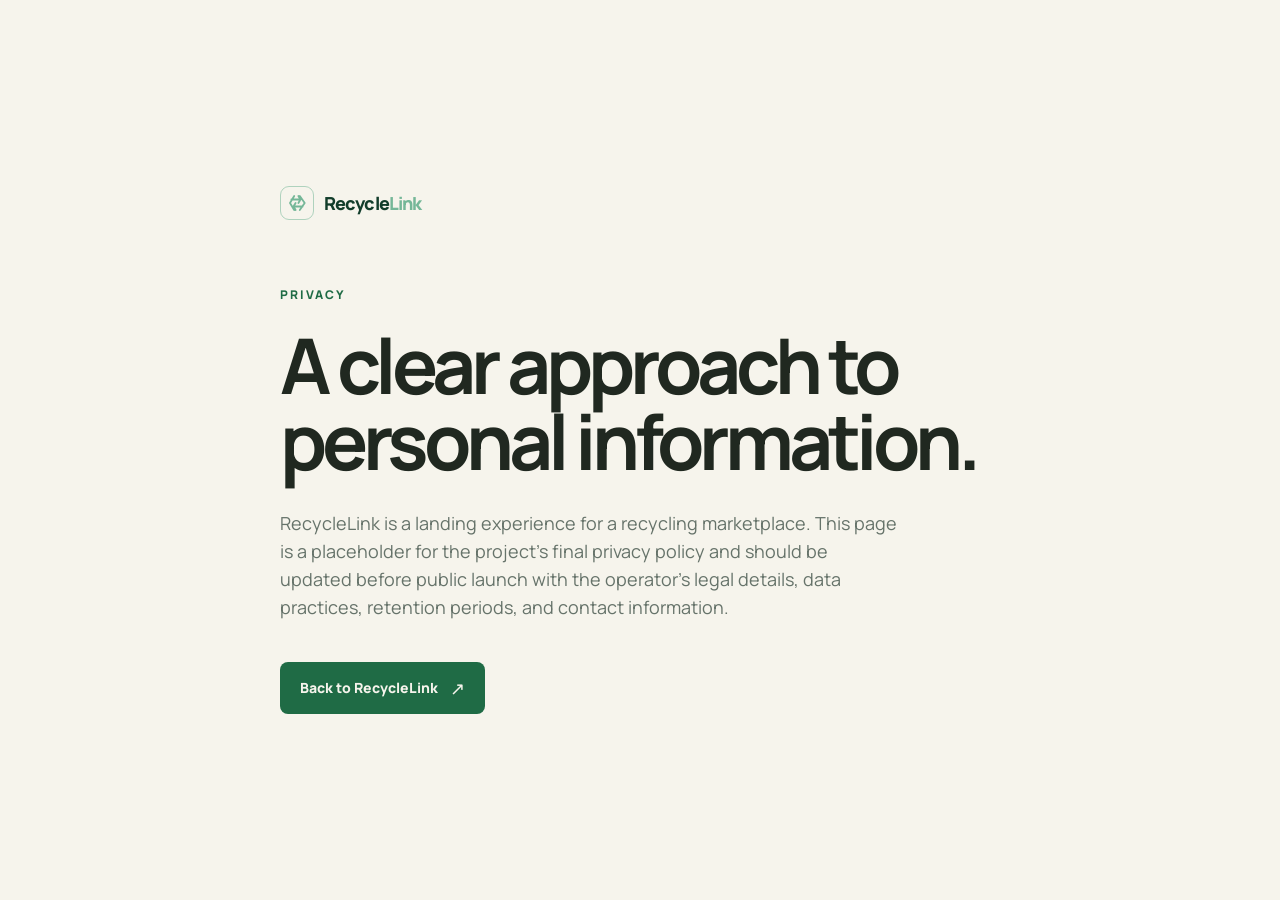
<file: privacy.html>
<!doctype html>
<html lang="en">
<head>
  <meta charset="UTF-8">
  <meta name="viewport" content="width=device-width, initial-scale=1">
  <title>Privacy | RecycleLink</title>
  <link rel="icon" href="data:image/svg+xml,%3Csvg xmlns='http://www.w3.org/2000/svg' viewBox='0 0 64 64'%3E%3Crect width='64' height='64' rx='16' fill='%23123D2B'/%3E%3Cpath d='M20 24h18l-4-6m4 6-4 6M44 40H26l4 6m-4-6 4-6' fill='none' stroke='%23DCE9DF' stroke-width='4' stroke-linecap='round' stroke-linejoin='round'/%3E%3C/svg%3E">
  <link rel="stylesheet" href="style.css">
</head>
<body>
  <main class="section section-cream" style="min-height:100vh;display:grid;place-items:center;">
    <article class="container" style="max-width:720px;">
      <a class="brand" href="index.html" style="color:var(--forest);"><span class="brand-mark"><svg viewBox="0 0 40 40" aria-hidden="true"><path d="M12 15h13l-3-5m3 5-3 5M28 25H15l3 5m-3-5 3-5M16 10l-6 10 6 10m8-20 7 10-7 10" fill="none" stroke="currentColor" stroke-width="2.6" stroke-linecap="round" stroke-linejoin="round"/></svg></span><span class="brand-name">Recycle<span>Link</span></span></a>
      <p class="eyebrow" style="margin-top:64px;">Privacy</p>
      <h1 class="heading-2">A clear approach to personal information.</h1>
      <p class="section-intro" style="max-width:620px;margin-top:32px;">RecycleLink is a landing experience for a recycling marketplace. This page is a placeholder for the project’s final privacy policy and should be updated before public launch with the operator’s legal details, data practices, retention periods, and contact information.</p>
      <a class="button button-primary" href="index.html" style="margin-top:40px;">Back to RecycleLink <span aria-hidden="true">↗</span></a>
    </article>
  </main>
</body>
</html>
</file>
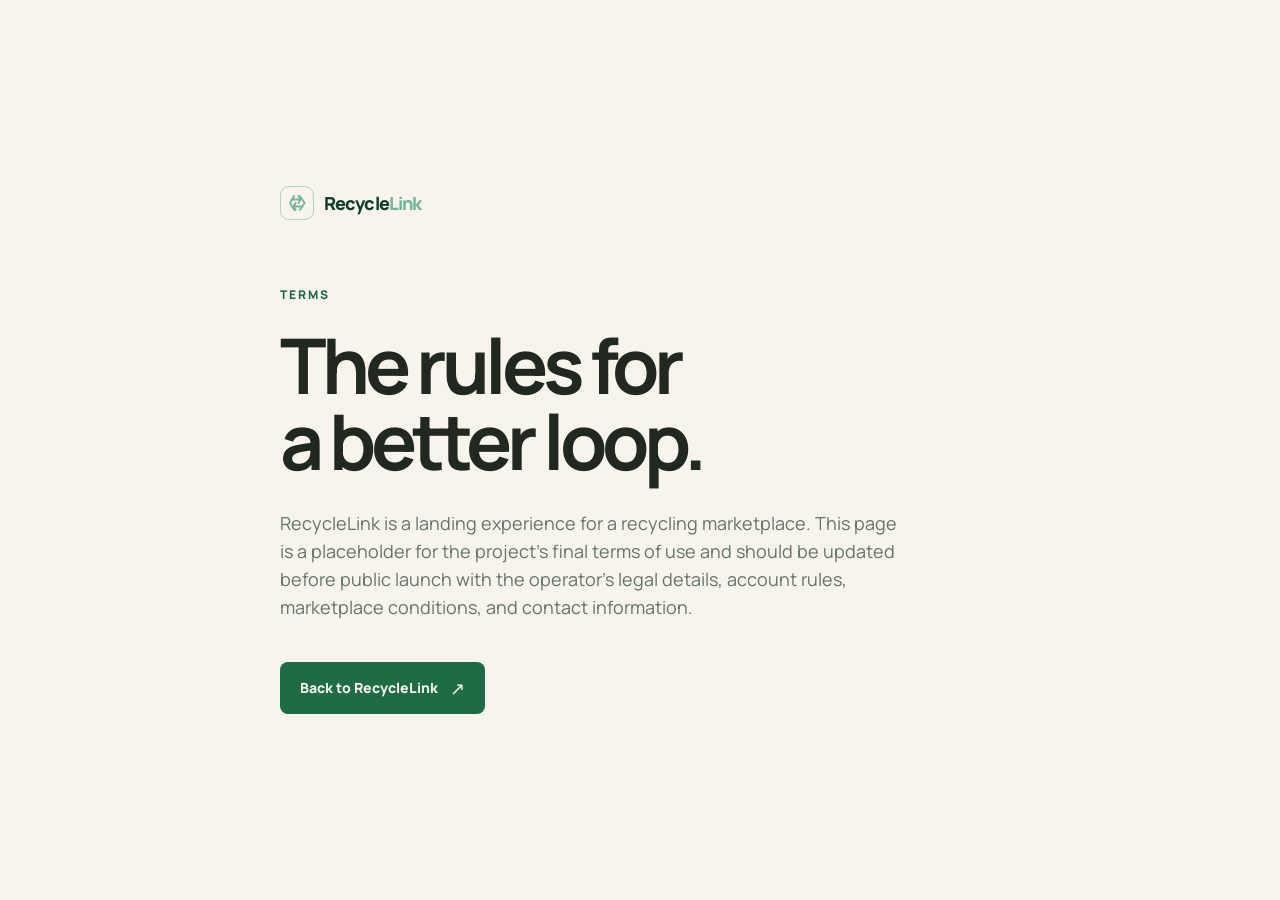
<file: terms.html>
<!doctype html>
<html lang="en">
<head>
  <meta charset="UTF-8">
  <meta name="viewport" content="width=device-width, initial-scale=1">
  <title>Terms | RecycleLink</title>
  <link rel="icon" href="data:image/svg+xml,%3Csvg xmlns='http://www.w3.org/2000/svg' viewBox='0 0 64 64'%3E%3Crect width='64' height='64' rx='16' fill='%23123D2B'/%3E%3Cpath d='M20 24h18l-4-6m4 6-4 6M44 40H26l4 6m-4-6 4-6' fill='none' stroke='%23DCE9DF' stroke-width='4' stroke-linecap='round' stroke-linejoin='round'/%3E%3C/svg%3E">
  <link rel="stylesheet" href="style.css">
</head>
<body>
  <main class="section section-cream" style="min-height:100vh;display:grid;place-items:center;">
    <article class="container" style="max-width:720px;">
      <a class="brand" href="index.html" style="color:var(--forest);"><span class="brand-mark"><svg viewBox="0 0 40 40" aria-hidden="true"><path d="M12 15h13l-3-5m3 5-3 5M28 25H15l3 5m-3-5 3-5M16 10l-6 10 6 10m8-20 7 10-7 10" fill="none" stroke="currentColor" stroke-width="2.6" stroke-linecap="round" stroke-linejoin="round"/></svg></span><span class="brand-name">Recycle<span>Link</span></span></a>
      <p class="eyebrow" style="margin-top:64px;">Terms</p>
      <h1 class="heading-2">The rules for a better loop.</h1>
      <p class="section-intro" style="max-width:620px;margin-top:32px;">RecycleLink is a landing experience for a recycling marketplace. This page is a placeholder for the project’s final terms of use and should be updated before public launch with the operator’s legal details, account rules, marketplace conditions, and contact information.</p>
      <a class="button button-primary" href="index.html" style="margin-top:40px;">Back to RecycleLink <span aria-hidden="true">↗</span></a>
    </article>
  </main>
</body>
</html>
</file>
<file: style.css>
@import url('https://fonts.googleapis.com/css2?family=Manrope:wght@400;500;600;700;800&display=swap');

:root {
  --forest: #123d2b;
  --forest-deep: #0b241b;
  --green: #1f6b45;
  --fresh: #75b798;
  --sage: #dce9df;
  --cream: #f6f4ec;
  --white: #ffffff;
  --charcoal: #202820;
  --muted: #66736a;
  --line: rgba(18, 61, 43, 0.16);
  --line-light: rgba(255, 255, 255, 0.18);
  --curve: cubic-bezier(0.22, 1, 0.36, 1);
  --shadow: 0 24px 80px rgba(11, 36, 27, 0.12);
  --space-1: 8px;
  --space-2: 12px;
  --space-3: 16px;
  --space-4: 24px;
  --space-5: 32px;
  --space-6: 40px;
  --space-7: 48px;
  --space-8: 64px;
  --space-9: 80px;
  --space-10: 96px;
}

* { box-sizing: border-box; }
html { scroll-behavior: smooth; }
body { margin: 0; background: var(--cream); color: var(--charcoal); font-family: 'Manrope', sans-serif; font-size: 16px; line-height: 1.5; overflow-x: hidden; }
body.menu-open { overflow: hidden; }
img { display: block; width: 100%; }
a { color: inherit; text-decoration: none; }
button, a { -webkit-tap-highlight-color: transparent; }
button { font: inherit; }
::selection { color: var(--cream); background: var(--green); }
:focus-visible { outline: 3px solid var(--fresh); outline-offset: 5px; }

.skip-link { position: fixed; top: 12px; left: 12px; z-index: 100; padding: 12px 16px; border-radius: 8px; color: var(--forest); background: var(--cream); transform: translateY(-150%); transition: transform 300ms var(--curve); }
.skip-link:focus { transform: translateY(0); }
.container { width: min(1180px, calc(100% - 64px)); margin-inline: auto; }
.section { padding: 120px 0; }
.section-cream { background: var(--cream); }
.section-sage { background: var(--sage); }
.dark-section { background: var(--forest-deep); color: var(--cream); }

.heading-1, .heading-2, .heading-3, .heading-4, .heading-5, .tagline { margin: 0; font-weight: 700; letter-spacing: -0.065em; text-wrap: balance; }
.heading-1 { font-size: clamp(48px, 6.6vw, 96px); line-height: 0.96; }
.heading-2 { font-size: clamp(42px, 6vw, 80px); line-height: 0.98; }
.heading-3 { font-size: clamp(32px, 4vw, 52px); line-height: 1.03; }
.heading-4 { font-size: clamp(26px, 3vw, 40px); line-height: 1.12; }
.heading-5 { font-size: 24px; line-height: 1.32; }
.heading-light { color: var(--cream); }
.heading-1 em, .heading-2 em, .heading-3 em { color: var(--fresh); font-style: normal; }
.heading-1 em { font-weight: 500; }
.heading-2 span { color: var(--fresh); font-weight: 500; }

.eyebrow { display: flex; align-items: center; gap: 10px; margin: 0 0 24px; color: var(--green); font-size: 12px; font-weight: 800; letter-spacing: 0.16em; line-height: 1.33; text-transform: uppercase; }
.eyebrow-light { color: var(--sage); }
.eyebrow-line { display: inline-block; width: 28px; height: 1px; background: currentColor; }
.section-intro { max-width: 360px; margin: 15px 0 0; color: var(--muted); font-size: 18px; line-height: 1.55; text-wrap: pretty; }

.site-header { position: fixed; inset: 16px 0 auto; z-index: 20; transition: transform 500ms var(--curve); }
.nav-shell { display: flex; align-items: center; justify-content: space-between; width: min(1280px, calc(100% - 64px)); min-height: 72px; margin-inline: auto; padding: 12px 14px 12px 20px; border: 1px solid rgba(255, 255, 255, 0.18); border-radius: 14px; color: var(--white); background: rgba(11, 36, 27, 0.56); backdrop-filter: blur(20px); box-shadow: 0 10px 40px rgba(4, 18, 12, 0.12); transition: background 300ms var(--curve), border-color 300ms var(--curve); }
.site-header.is-scrolled .nav-shell { background: rgba(11, 36, 27, 0.9); border-color: rgba(255, 255, 255, 0.24); }
.brand { display: inline-flex; align-items: center; gap: 10px; flex-shrink: 0; }
.brand-mark { display: grid; width: 34px; height: 34px; place-items: center; color: var(--fresh); border: 1px solid rgba(117, 183, 152, 0.55); border-radius: 9px; }
.brand-mark svg { width: 28px; height: 28px; }
.brand-name { font-size: 18px; font-weight: 800; letter-spacing: -0.05em; }
.brand-name span { color: var(--fresh); }
.desktop-nav { display: flex; align-items: center; gap: 30px; margin-left: auto; margin-right: 42px; }
.nav-link, .login-link { position: relative; color: rgba(255, 255, 255, 0.68); font-size: 13px; font-weight: 700; transition: color 300ms var(--curve); }
.nav-link::after { position: absolute; right: 0; bottom: -8px; left: 0; height: 1px; background: var(--fresh); content: ''; transform: scaleX(0); transform-origin: right; transition: transform 400ms var(--curve); }
.nav-link:hover, .nav-link.is-active, .login-link:hover { color: var(--white); }
.nav-link.is-active::after, .nav-link:hover::after { transform: scaleX(1); transform-origin: left; }
.nav-actions { display: flex; align-items: center; gap: 22px; }

.button { display: inline-flex; align-items: center; justify-content: center; gap: 12px; min-height: 52px; padding: 14px 19px; border: 1px solid transparent; border-radius: 8px; font-size: 14px; font-weight: 800; line-height: 1.4; white-space: nowrap; transition: transform 300ms var(--curve), background 300ms var(--curve), border-color 300ms var(--curve), color 300ms var(--curve); }
.button span { font-size: 18px; font-weight: 500; line-height: 1; transition: transform 300ms var(--curve); }
.button:hover { transform: translateY(-3px); }
.button:hover span { transform: translate(3px, -3px); }
.button:active { transform: translateY(1px) scale(0.98); }
.button-primary { color: var(--cream); background: var(--green); }
.button-primary:hover { background: #2a7b52; }
.button-light { color: var(--forest-deep); background: var(--cream); }
.button-light:hover { color: var(--forest-deep); background: var(--white); }
.button-outline { color: var(--forest); border-color: var(--forest); background: transparent; }
.button-outline:hover { color: var(--cream); background: var(--forest); }
.button-small { min-height: 43px; padding: 10px 15px; font-size: 12px; }
.menu-toggle { display: none; width: 44px; height: 44px; padding: 0; border: 0; color: var(--cream); background: transparent; cursor: pointer; }
.menu-toggle-icon span { display: block; width: 23px; height: 1px; margin: 6px auto; background: currentColor; transition: transform 400ms var(--curve); }
.menu-toggle[aria-expanded="true"] .menu-toggle-icon span:first-child { transform: translateY(3.5px) rotate(45deg); }
.menu-toggle[aria-expanded="true"] .menu-toggle-icon span:last-child { transform: translateY(-3.5px) rotate(-45deg); }

.mobile-menu { position: fixed; inset: 0; z-index: -1; display: grid; align-items: end; padding: 112px 32px 42px; color: var(--cream); background: rgba(11, 36, 27, 0.97); opacity: 0; pointer-events: none; transform: translateY(-16px); transition: opacity 400ms var(--curve), transform 500ms var(--curve); }
.mobile-menu.is-open { opacity: 1; pointer-events: auto; transform: translateY(0); }
.mobile-menu-inner { width: min(560px, 100%); }
.mobile-links { display: grid; border-top: 1px solid var(--line-light); }
.mobile-links a { display: flex; align-items: baseline; justify-content: space-between; padding: 18px 0; border-bottom: 1px solid var(--line-light); font-size: clamp(26px, 7vw, 48px); font-weight: 600; letter-spacing: -0.06em; opacity: 0; transform: translateY(24px); transition: opacity 500ms var(--curve), transform 500ms var(--curve), color 300ms var(--curve); }
.mobile-menu.is-open .mobile-links a { opacity: 1; transform: translateY(0); }
.mobile-links a:nth-child(1) { transition-delay: 60ms; }.mobile-links a:nth-child(2) { transition-delay: 120ms; }.mobile-links a:nth-child(3) { transition-delay: 180ms; }.mobile-links a:nth-child(4) { transition-delay: 240ms; }.mobile-links a:nth-child(5) { transition-delay: 300ms; }
.mobile-links a:hover { color: var(--fresh); }
.mobile-links span { color: var(--fresh); font-size: 12px; letter-spacing: 0.1em; }
.mobile-cta { margin-top: 32px; opacity: 0; transform: translateY(24px); transition: opacity 500ms 350ms var(--curve), transform 500ms 350ms var(--curve), background 300ms var(--curve); }
.mobile-menu.is-open .mobile-cta { opacity: 1; transform: translateY(0); }

.hero { position: relative; display: flex; min-height: max(720px, 100vh); overflow: hidden; color: var(--white); background: var(--forest-deep); }
.hero-media, .final-cta-image { position: absolute; inset: -4% 0; z-index: 0; }
.hero-media img, .final-cta-image img { height: 108%; object-fit: cover; object-position: center; filter: saturate(0.74) contrast(1.03); }
.hero-overlay { position: absolute; inset: 0; z-index: 1; background: rgba(6, 26, 18, 0.68); }
.hero-overlay::after { position: absolute; inset: 0; background: rgba(11, 36, 27, 0.22); content: ''; }
.hero-grid { position: absolute; inset: 0; z-index: 2; opacity: 0.23; background-image: linear-gradient(rgba(220, 233, 223, 0.14) 1px, transparent 1px), linear-gradient(90deg, rgba(220, 233, 223, 0.14) 1px, transparent 1px); background-size: 80px 80px; mask-image: linear-gradient(to bottom, black, transparent 70%); }
.hero-orbit { position: absolute; z-index: 2; border: 1px solid rgba(117, 183, 152, 0.26); border-radius: 50%; pointer-events: none; }
.orbit-one { top: 14%; right: 2%; width: 580px; height: 580px; }
.orbit-two { top: 25%; right: -4%; width: 720px; height: 720px; border-color: rgba(246, 244, 236, 0.14); }
.hero-content { position: relative; z-index: 3; display: flex; align-items: center; justify-content: space-between; width: 100%; min-width: 0; padding-top: 160px; padding-right: clamp(24px, 5vw, 76px); padding-bottom: 170px; padding-left: clamp(24px, 2vw, 32px); }
.hero-copy { min-width: 0; max-width: 680px; }
.hero-copy h1 { color: var(--white); }
.hero-copy h1 em { color: var(--fresh); }
.hero-subtitle { max-width: 560px; margin: 32px 0 0; color: rgba(255, 255, 255, 0.8); font-size: 18px; line-height: 1.6; text-wrap: pretty; }
.hero-actions { display: flex; align-items: center; gap: 28px; margin-top: 40px; }
.text-link { display: inline-flex; align-items: center; gap: 12px; font-size: 14px; font-weight: 800; }
.text-link-light { color: var(--cream); }
.text-link:hover { color: var(--fresh); }
.text-link span:last-child { font-size: 20px; font-weight: 500; transition: transform 300ms var(--curve); }
.text-link:hover span:last-child { transform: translate(3px, -3px); }
.play-icon { display: grid; width: 28px; height: 28px; place-items: center; padding-left: 2px; border: 1px solid rgba(255, 255, 255, 0.5); border-radius: 50%; color: var(--fresh); font-size: 8px; }
.hero-aside { flex: 0 1 170px; align-self: flex-end; width: 170px; max-width: 170px; margin-right: 12px; margin-bottom: 26px; color: rgba(255, 255, 255, 0.62); }
.hero-aside-line { width: 100%; height: 1px; margin-bottom: 14px; background: rgba(255, 255, 255, 0.34); }
.hero-aside p { max-width: 160px; margin: 0 0 24px; font-size: 12px; line-height: 1.5; overflow-wrap: anywhere; }
.hero-aside-index { color: var(--fresh); font-size: 12px; font-weight: 800; letter-spacing: 0.12em; }
.hero-aside-index span { color: rgba(255, 255, 255, 0.44); font-weight: 500; }
.hero-bottom { position: absolute; z-index: 3; right: 0; bottom: 38px; left: 0; display: flex; align-items: center; justify-content: space-between; color: rgba(255, 255, 255, 0.62); font-size: 11px; letter-spacing: 0.1em; text-transform: uppercase; }
.scroll-note, .hero-proof { display: flex; align-items: center; gap: 12px; }
.scroll-line { display: inline-block; width: 34px; height: 1px; background: var(--fresh); }
.proof-dot { display: inline-block; width: 7px; height: 7px; border-radius: 50%; background: var(--fresh); box-shadow: 0 0 0 5px rgba(117, 183, 152, 0.16); }

.tagline-section { padding: 170px 0 160px; }
.tagline-wrap { max-width: 980px; }
.tagline { color: rgba(32, 40, 32, 0.28); font-size: clamp(36px, 5.2vw, 72px); line-height: 1.03; }
.tagline span { color: inherit; }
.word { display: inline-block; margin-right: 0.23em; color: rgba(32, 40, 32, 0.28); transition: color 750ms var(--curve); }
.word.is-visible { color: var(--forest); }
.tagline-meta { display: flex; justify-content: space-between; margin-top: 72px; padding-top: 16px; border-top: 1px solid var(--line); color: var(--muted); font-size: 11px; letter-spacing: 0.12em; text-transform: uppercase; }

.section-heading, .impact-top { display: flex; align-items: flex-end; justify-content: space-between; gap: 48px; }
.process-list { margin-top: 80px; border-top: 1px solid var(--line); }
.process-item { display: grid; grid-template-columns: 80px 72px 1fr 40px; align-items: center; gap: 28px; min-height: 160px; padding: 24px 0; border-bottom: 1px solid var(--line); transition: padding 500ms var(--curve), background 400ms var(--curve); }
.process-item:hover { padding-right: 16px; padding-left: 16px; background: rgba(220, 233, 223, 0.56); }
.process-number { align-self: start; padding-top: 8px; color: var(--green); font-size: 12px; font-weight: 800; letter-spacing: 0.12em; }
.process-icon { display: grid; width: 64px; height: 64px; place-items: center; border: 1px solid var(--line); border-radius: 50%; color: var(--green); transition: color 300ms var(--curve), background 300ms var(--curve), transform 500ms var(--curve); }
.process-icon svg { width: 30px; height: 30px; fill: none; stroke: currentColor; stroke-linecap: round; stroke-linejoin: round; stroke-width: 1.4; }
.process-item:hover .process-icon { color: var(--cream); background: var(--green); transform: rotate(8deg); }
.process-copy h3 { margin-bottom: 6px; }
.process-copy p { max-width: 500px; margin: 0; color: var(--muted); }
.process-arrow { justify-self: end; color: var(--green); font-size: 24px; transition: transform 300ms var(--curve); }
.process-item:hover .process-arrow { transform: translate(4px, -4px); }

.why-section { padding: 144px 0 160px; }
.why-grid { display: grid; grid-template-columns: minmax(240px, 0.82fr) minmax(0, 1.18fr); gap: 12%; }
.why-sticky { align-self: start; position: sticky; top: 150px; }
.why-sticky > p:not(.eyebrow) { max-width: 360px; margin: 32px 0; color: rgba(246, 244, 236, 0.62); font-size: 17px; }
.benefit-stack { border-top: 1px solid var(--line-light); }
.benefit-card { padding: 42px 0 48px; border-bottom: 1px solid var(--line-light); }
.benefit-index, .role-label, .impact-marker { color: var(--fresh); font-size: 11px; font-weight: 800; letter-spacing: 0.14em; text-transform: uppercase; }
.benefit-card h3 { max-width: 540px; margin: 18px 0; color: var(--cream); }
.benefit-card p { max-width: 450px; margin: 0; color: rgba(246, 244, 236, 0.56); }

.impact-section { overflow: hidden; }
.impact-layout { display: grid; grid-template-columns: 1.05fr 0.95fr; gap: 10%; align-items: start; margin-top: 88px; }
.impact-image { margin: 0; }
.image-frame { position: relative; overflow: hidden; aspect-ratio: 4 / 5; background: var(--forest); }
.image-frame::after { position: absolute; inset: 0; border: 1px solid rgba(220, 233, 223, 0.24); content: ''; pointer-events: none; }
.image-frame img { height: 100%; object-fit: cover; filter: saturate(0.8); transition: transform 900ms var(--curve); }
.impact-image:hover .image-frame img { transform: scale(1.045); }
.impact-image figcaption { display: flex; justify-content: space-between; padding-top: 14px; color: var(--muted); font-size: 11px; letter-spacing: 0.12em; text-transform: uppercase; }
.impact-points { padding-top: 16px; }
.impact-intro { padding-bottom: 24px; border-bottom: 1px solid var(--line); }
.impact-intro p { max-width: 330px; margin: 14px 0 0; color: var(--muted); }
.impact-point { display: grid; grid-template-columns: 42px 1fr; gap: 18px; padding: 28px 0; border-bottom: 1px solid var(--line); }
.impact-point h3 { margin: 0 0 7px; }
.impact-point p { margin: 0; color: var(--muted); }
.impact-icon { display: grid; width: 30px; height: 30px; place-items: center; border: 1px solid var(--green); border-radius: 50%; color: var(--green); font-size: 16px; }

.join-section { padding-bottom: 140px; }
.join-heading { align-items: flex-start; }
.role-grid { display: grid; grid-template-columns: 1fr 1fr; gap: 20px; margin-top: 76px; }
.role-card { position: relative; display: flex; flex-direction: column; min-height: 500px; overflow: hidden; padding: 24px; border-radius: 12px; }
.role-card::before { position: absolute; right: -110px; bottom: -180px; width: 360px; height: 360px; border: 1px solid rgba(117, 183, 152, 0.3); border-radius: 50%; content: ''; }
.role-card::after { position: absolute; right: -40px; bottom: -110px; width: 230px; height: 230px; border: 1px solid rgba(117, 183, 152, 0.18); border-radius: 50%; content: ''; }
.role-collector { color: var(--cream); background: var(--forest); }
.role-recycler { color: var(--forest); background: var(--sage); }
.role-card-top { position: relative; z-index: 1; display: flex; align-items: center; justify-content: space-between; }
.role-arrow { font-size: 28px; font-weight: 400; }
.role-copy { position: relative; z-index: 1; align-self: flex-start; margin-top: auto; }
.role-copy h3 { margin-bottom: 22px; }
.role-copy h3 em { font-weight: 500; }
.role-copy p { max-width: 340px; margin: 0 0 28px; opacity: 0.72; }
.role-card .button { position: relative; z-index: 1; }
.role-collector .button-primary { color: var(--forest); background: var(--cream); }
.role-collector .button-primary:hover { background: var(--white); }
.role-recycler .button-outline { color: var(--forest); border-color: var(--forest); }
.role-recycler .button-outline:hover { color: var(--forest); border-color: var(--green); background: rgba(255, 255, 255, 0.42); }

.final-cta { position: relative; display: flex; min-height: 700px; overflow: hidden; color: var(--cream); background: var(--forest-deep); }
.final-cta-image { inset: -5% 0; }
.final-cta-image img { object-position: center; filter: saturate(0.65) contrast(1.06); }
.final-cta-overlay { position: absolute; inset: 0; background: rgba(11, 36, 27, 0.7); }
.final-cta-overlay::after { position: absolute; inset: 0; background: rgba(18, 61, 43, 0.22); content: ''; }
.final-cta-content { position: relative; z-index: 1; align-self: center; max-width: 760px; }
.final-cta-content > p:not(.eyebrow) { max-width: 500px; margin: 32px 0; color: rgba(246, 244, 236, 0.72); font-size: 18px; }

.site-footer { padding: 72px 0 24px; color: var(--cream); background: var(--forest-deep); }
.footer-main { display: grid; grid-template-columns: 1fr 1fr; gap: 10%; padding-bottom: 74px; }
.brand-footer { color: var(--cream); }
.footer-brand > p { max-width: 320px; margin: 24px 0 0; color: rgba(246, 244, 236, 0.52); font-size: 14px; }
.footer-links { display: grid; grid-template-columns: 1fr 1fr; gap: 42px; max-width: 360px; justify-self: end; width: 100%; }
.footer-label { margin: 0 0 20px; color: var(--fresh); font-size: 11px; font-weight: 800; letter-spacing: 0.14em; text-transform: uppercase; }
.footer-links a { display: block; width: fit-content; margin-bottom: 13px; color: rgba(246, 244, 236, 0.68); font-size: 13px; transition: color 300ms var(--curve); }
.footer-links a:hover, .footer-bottom a:hover { color: var(--fresh); }
.footer-bottom { display: flex; justify-content: space-between; gap: 24px; padding-top: 22px; border-top: 1px solid var(--line-light); color: rgba(246, 244, 236, 0.42); font-size: 11px; }
.footer-bottom div { display: flex; gap: 22px; }
.footer-bottom a { transition: color 300ms var(--curve); }

.cursor-dot, .cursor-ring { position: fixed; z-index: 50; top: 0; left: 0; border-radius: 50%; pointer-events: none; opacity: 0; }
.cursor-dot { width: 6px; height: 6px; margin: -3px 0 0 -3px; background: var(--fresh); }
.cursor-ring { width: 34px; height: 34px; margin: -17px 0 0 -17px; border: 1px solid rgba(117, 183, 152, 0.72); transition: width 300ms var(--curve), height 300ms var(--curve), margin 300ms var(--curve), background 300ms var(--curve), border-color 300ms var(--curve); }
.cursor-ring.is-hovering { width: 52px; height: 52px; margin: -26px 0 0 -26px; border-color: var(--fresh); background: rgba(117, 183, 152, 0.13); }

.reveal { opacity: 0; transform: translateY(32px); transition: opacity 700ms var(--curve), transform 700ms var(--curve); transition-delay: var(--delay, 0ms); }
.reveal-right { transform: translateX(32px); }.reveal-left { transform: translateX(-32px); }
.reveal.is-visible { opacity: 1; transform: translate(0, 0); }

@media (max-width: 960px) {
  .desktop-nav { gap: 18px; margin-right: 24px; }
  .nav-shell, .container { width: min(100% - 48px, 1180px); }
  .hero-aside { display: none; }
  .hero-content { padding-top: 180px; }
  .section { padding: 96px 0; }
  .why-grid { gap: 64px; }
  .impact-layout { gap: 48px; }
}

@media (max-width: 760px) {
  .container, .nav-shell { width: min(100% - 40px, 1180px); }
  .site-header { inset: 10px 0 auto; }
  .nav-shell { min-height: 66px; padding-left: 14px; }
  .desktop-nav, .login-link { display: none; }
  .nav-actions { gap: 10px; }
  .nav-actions .button-small { display: none; }
  .button-small { min-height: 40px; padding: 9px 12px; }
  .button-small span { font-size: 16px; }
  .menu-toggle { display: block; }
  .hero { min-height: 760px; }
  .hero-content { align-items: flex-end; padding-top: 190px; padding-bottom: 160px; }
  .hero-subtitle { font-size: 16px; }
  .hero-actions { align-items: flex-start; flex-direction: column; gap: 22px; margin-top: 30px; }
  .hero-bottom { bottom: 24px; font-size: 10px; }
  .hero-proof { display: none; }
  .orbit-one { top: 37%; right: -44%; width: 520px; height: 520px; }
  .orbit-two { top: 42%; right: -60%; width: 650px; height: 650px; }
  .tagline-section { padding: 110px 0 96px; }
  .tagline-meta { align-items: flex-start; flex-direction: column; gap: 8px; margin-top: 48px; }
  .section-heading, .impact-top { align-items: flex-start; flex-direction: column; gap: 26px; }
  .section-intro { margin-top: 0; font-size: 16px; }
  .process-list { margin-top: 50px; }
  .process-item { grid-template-columns: 44px 56px 1fr; gap: 14px; min-height: 0; padding: 26px 0; }
  .process-item:hover { padding-right: 0; padding-left: 0; background: transparent; }
  .process-number { grid-row: 1 / 3; }
  .process-icon { width: 52px; height: 52px; }
  .process-icon svg { width: 24px; height: 24px; }
  .process-copy h3 { font-size: 20px; }
  .process-copy p { font-size: 14px; }
  .process-arrow { display: none; }
  .why-section { padding: 100px 0; }
  .why-grid { display: block; }
  .why-sticky { position: static; }
  .why-sticky > p:not(.eyebrow) { margin: 24px 0; font-size: 16px; }
  .benefit-stack { margin-top: 58px; }
  .benefit-card { padding: 32px 0 36px; }
  .benefit-card h3 { font-size: 28px; }
  .impact-layout { display: block; margin-top: 56px; }
  .impact-points { padding-top: 58px; }
  .role-grid { grid-template-columns: 1fr; margin-top: 54px; }
  .role-card { min-height: 470px; }
  .final-cta { min-height: 680px; }
  .footer-main { grid-template-columns: 1fr; gap: 56px; padding-bottom: 58px; }
  .footer-links { justify-self: start; }
  .footer-bottom { align-items: flex-start; flex-direction: column; }
}

@media (max-width: 390px) {
  .container, .nav-shell { width: min(100% - 32px, 1180px); }
  .brand-name { font-size: 16px; }
  .brand-mark { width: 32px; height: 32px; }
  .button-small { padding-inline: 10px; font-size: 11px; }
  .heading-1 { font-size: 52px; }
  .heading-2 { font-size: 42px; }
  .process-item { grid-template-columns: 30px 48px 1fr; gap: 10px; }
  .role-card { min-height: 500px; padding: 20px; }
}

@media (hover: none), (pointer: coarse) { .cursor-dot, .cursor-ring { display: none; } }
@media (prefers-reduced-motion: reduce) {
  *, *::before, *::after { scroll-behavior: auto !important; animation-duration: 0.01ms !important; animation-iteration-count: 1 !important; transition-duration: 0.01ms !important; }
  .reveal, .reveal-right, .reveal-left { opacity: 1; transform: none; }
  .tagline .word { color: var(--forest); }
}

/* The navigation is part of the page on desktop, not a floating pill. */
.site-header { position: absolute; inset: 0 0 auto; }
.nav-shell { position: relative; width: min(1180px, calc(100% - 64px)); min-height: 88px; padding: 26px 0; border: 0; border-radius: 0; background: transparent; backdrop-filter: none; box-shadow: none; }
.site-header.is-scrolled .nav-shell { background: transparent; border-color: transparent; }

.mobile-menu { z-index: 30; overflow: hidden; }
.mobile-menu-layer { position: absolute; inset: 0; transform: translateX(100%); transition: transform 650ms var(--curve); }
.layer-sage { background: var(--sage); transition-delay: 40ms; }
.layer-green { background: var(--green); transition-delay: 0ms; }
.mobile-menu.is-open .mobile-menu-layer { transform: translateX(0); }
.mobile-menu-inner { position: relative; z-index: 1; }
.mobile-menu-note { max-width: 240px; margin: 34px 0 0; color: rgba(246, 244, 236, 0.55); font-size: 12px; line-height: 1.5; }
.menu-toggle { align-items: center; gap: 12px; width: auto; color: var(--cream); }
.menu-label { display: inline-block; width: auto; height: auto; margin: 0; font-size: 12px; font-weight: 800; letter-spacing: 0.12em; line-height: 1; text-transform: uppercase; }
.menu-toggle-icon { display: grid; width: 24px; height: 18px; place-items: center; }

@media (max-width: 760px) {
  .nav-shell { width: min(100% - 40px, 1180px); min-height: 70px; padding: 20px 0; }
  .nav-actions { gap: 16px; }
  .nav-actions .button-small { display: none; }
  .menu-toggle { display: inline-flex; }
  .mobile-menu { align-items: end; padding: 116px 32px 42px; }
}
</file>
